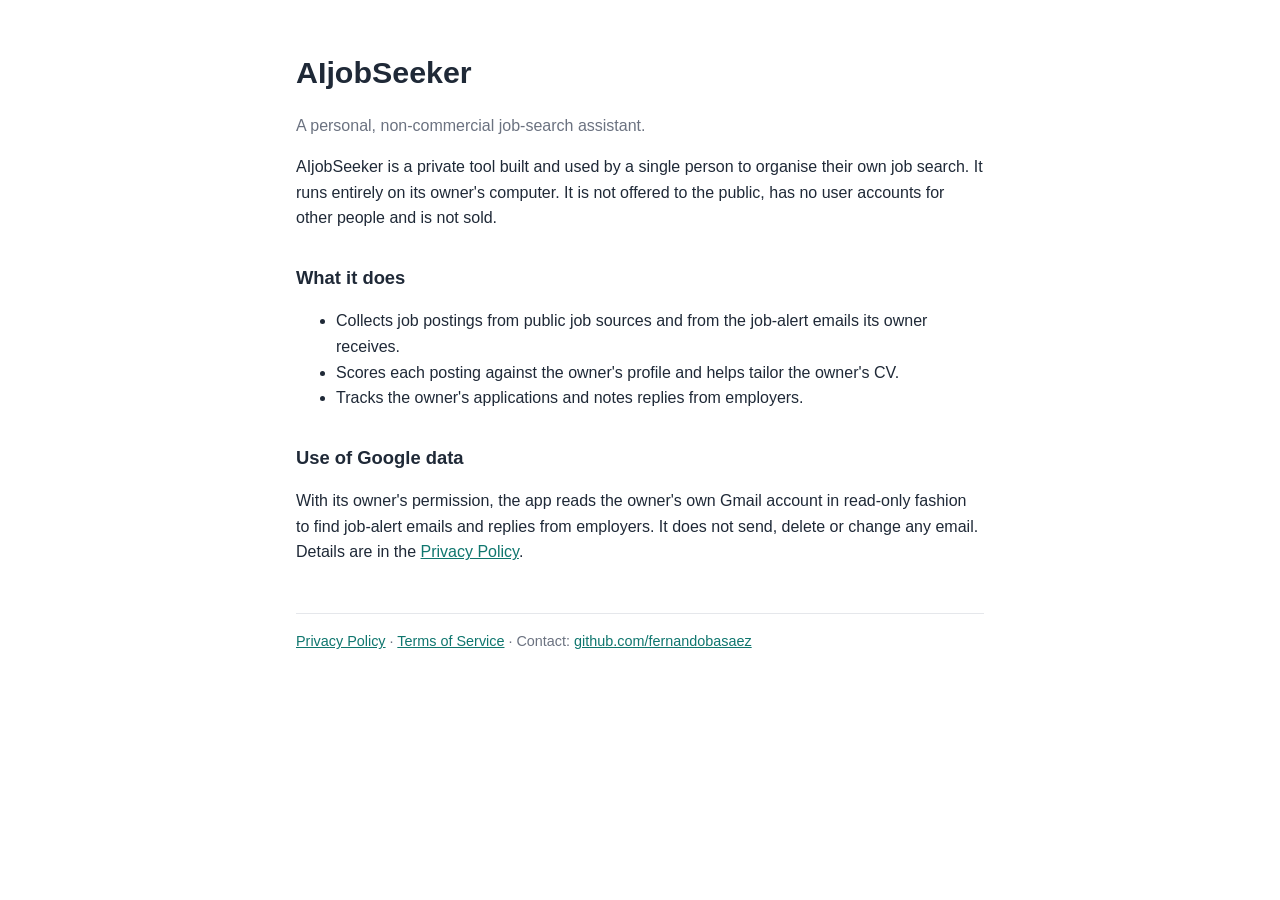
<file: index.html>
<!doctype html>
<html lang="en">
<head>
  <meta charset="utf-8">
  <meta name="viewport" content="width=device-width, initial-scale=1">
  <title>AIjobSeeker</title>
  <meta name="description" content="AIjobSeeker is a personal job-search assistant that runs on its owner's own computer.">
  <link rel="stylesheet" href="style.css">
</head>
<body>
<main>
  <h1>AIjobSeeker</h1>
  <p class="muted">A personal, non-commercial job-search assistant.</p>

  <p>AIjobSeeker is a private tool built and used by a single person to organise their own job search. It runs entirely on its owner's computer. It is not offered to the public, has no user accounts for other people and is not sold.</p>

  <h2>What it does</h2>
  <ul>
    <li>Collects job postings from public job sources and from the job-alert emails its owner receives.</li>
    <li>Scores each posting against the owner's profile and helps tailor the owner's CV.</li>
    <li>Tracks the owner's applications and notes replies from employers.</li>
  </ul>

  <h2>Use of Google data</h2>
  <p>With its owner's permission, the app reads the owner's own Gmail account in read-only fashion to find job-alert emails and replies from employers. It does not send, delete or change any email. Details are in the <a href="privacy.html">Privacy Policy</a>.</p>

  <footer>
    <a href="privacy.html">Privacy Policy</a> · <a href="terms.html">Terms of Service</a> · Contact: <a href="https://github.com/fernandobasaez">github.com/fernandobasaez</a>
  </footer>
</main>
</body>
</html>
</file>
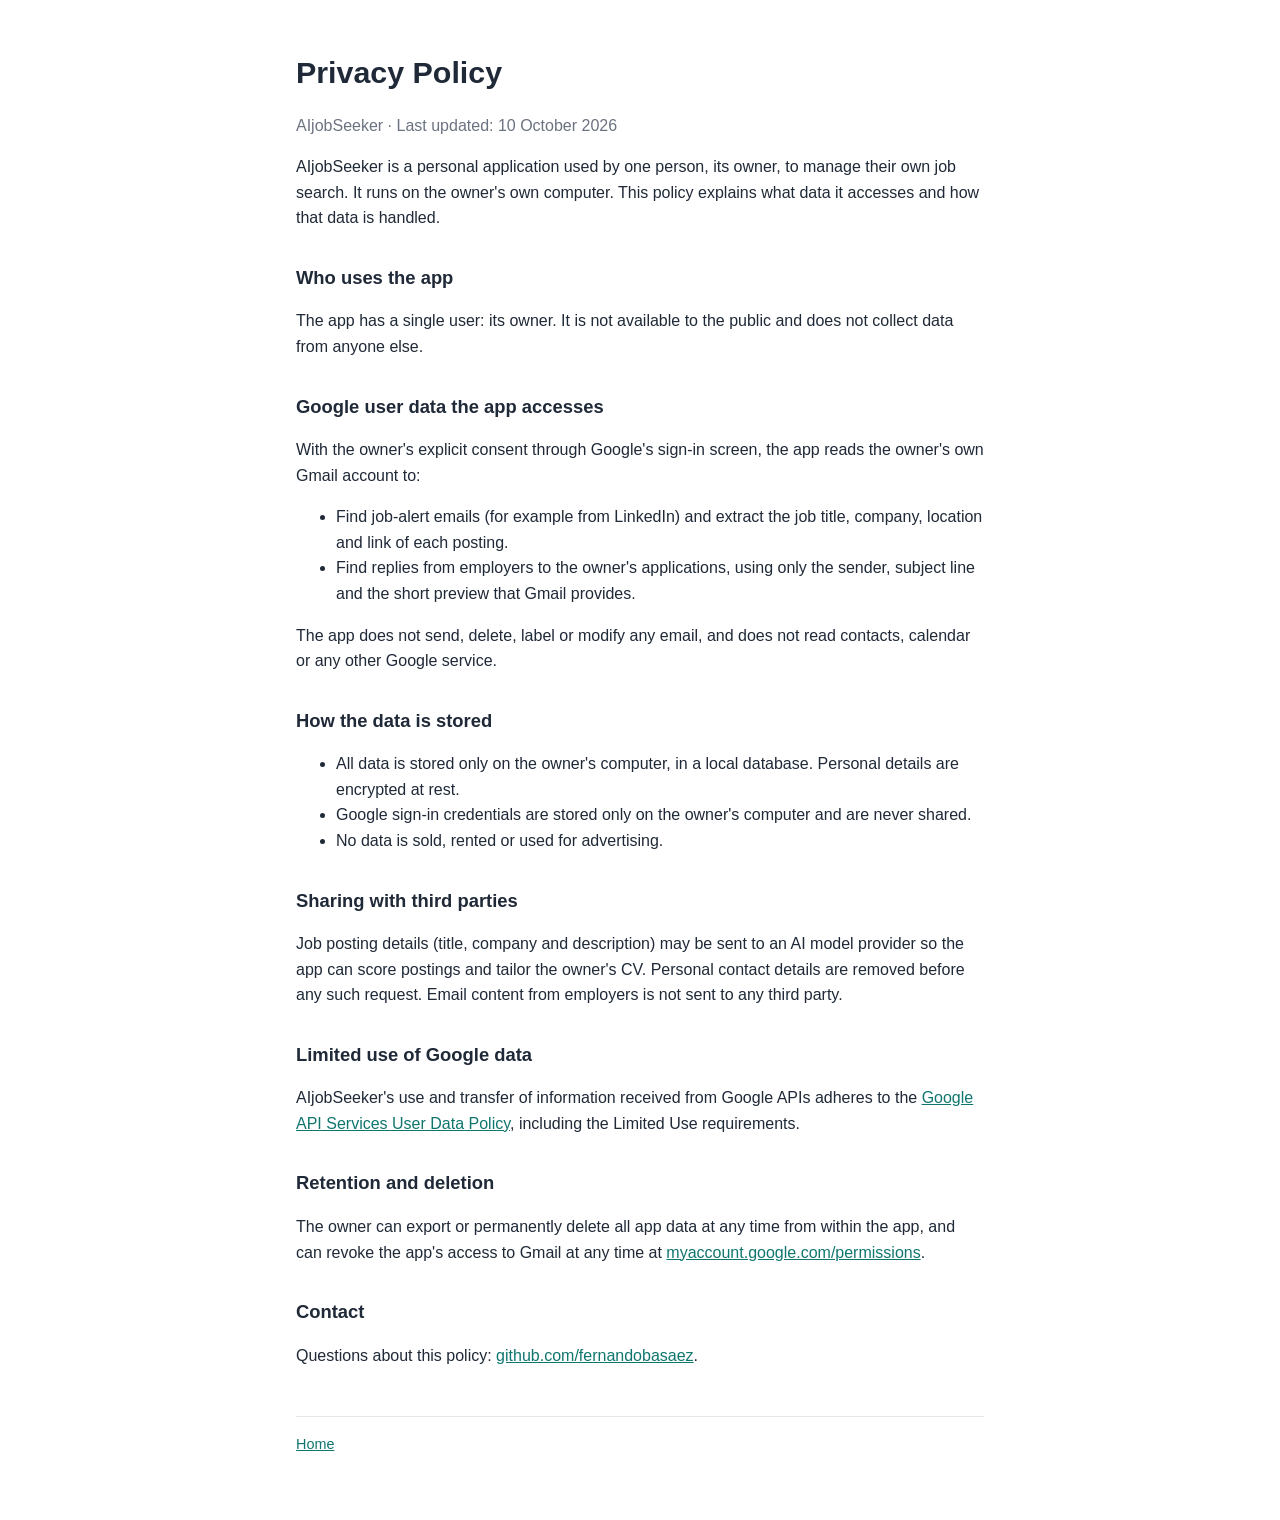
<file: privacy.html>
<!doctype html>
<html lang="en">
<head>
  <meta charset="utf-8">
  <meta name="viewport" content="width=device-width, initial-scale=1">
  <title>AIjobSeeker Privacy Policy</title>
  <meta name="description" content="How AIjobSeeker handles data, including Gmail data.">
  <link rel="stylesheet" href="style.css">
</head>
<body>
<main>
  <h1>Privacy Policy</h1>
  <p class="muted">AIjobSeeker · Last updated: 10 October 2026</p>

  <p>AIjobSeeker is a personal application used by one person, its owner, to manage their own job search. It runs on the owner's own computer. This policy explains what data it accesses and how that data is handled.</p>

  <h2>Who uses the app</h2>
  <p>The app has a single user: its owner. It is not available to the public and does not collect data from anyone else.</p>

  <h2>Google user data the app accesses</h2>
  <p>With the owner's explicit consent through Google's sign-in screen, the app reads the owner's own Gmail account to:</p>
  <ul>
    <li>Find job-alert emails (for example from LinkedIn) and extract the job title, company, location and link of each posting.</li>
    <li>Find replies from employers to the owner's applications, using only the sender, subject line and the short preview that Gmail provides.</li>
  </ul>
  <p>The app does not send, delete, label or modify any email, and does not read contacts, calendar or any other Google service.</p>

  <h2>How the data is stored</h2>
  <ul>
    <li>All data is stored only on the owner's computer, in a local database. Personal details are encrypted at rest.</li>
    <li>Google sign-in credentials are stored only on the owner's computer and are never shared.</li>
    <li>No data is sold, rented or used for advertising.</li>
  </ul>

  <h2>Sharing with third parties</h2>
  <p>Job posting details (title, company and description) may be sent to an AI model provider so the app can score postings and tailor the owner's CV. Personal contact details are removed before any such request. Email content from employers is not sent to any third party.</p>

  <h2>Limited use of Google data</h2>
  <p>AIjobSeeker's use and transfer of information received from Google APIs adheres to the <a href="https://developers.google.com/terms/api-services-user-data-policy">Google API Services User Data Policy</a>, including the Limited Use requirements.</p>

  <h2>Retention and deletion</h2>
  <p>The owner can export or permanently delete all app data at any time from within the app, and can revoke the app's access to Gmail at any time at <a href="https://myaccount.google.com/permissions">myaccount.google.com/permissions</a>.</p>

  <h2>Contact</h2>
  <p>Questions about this policy: <a href="https://github.com/fernandobasaez">github.com/fernandobasaez</a>.</p>

  <footer><a href="index.html">Home</a></footer>
</main>
</body>
</html>
</file>
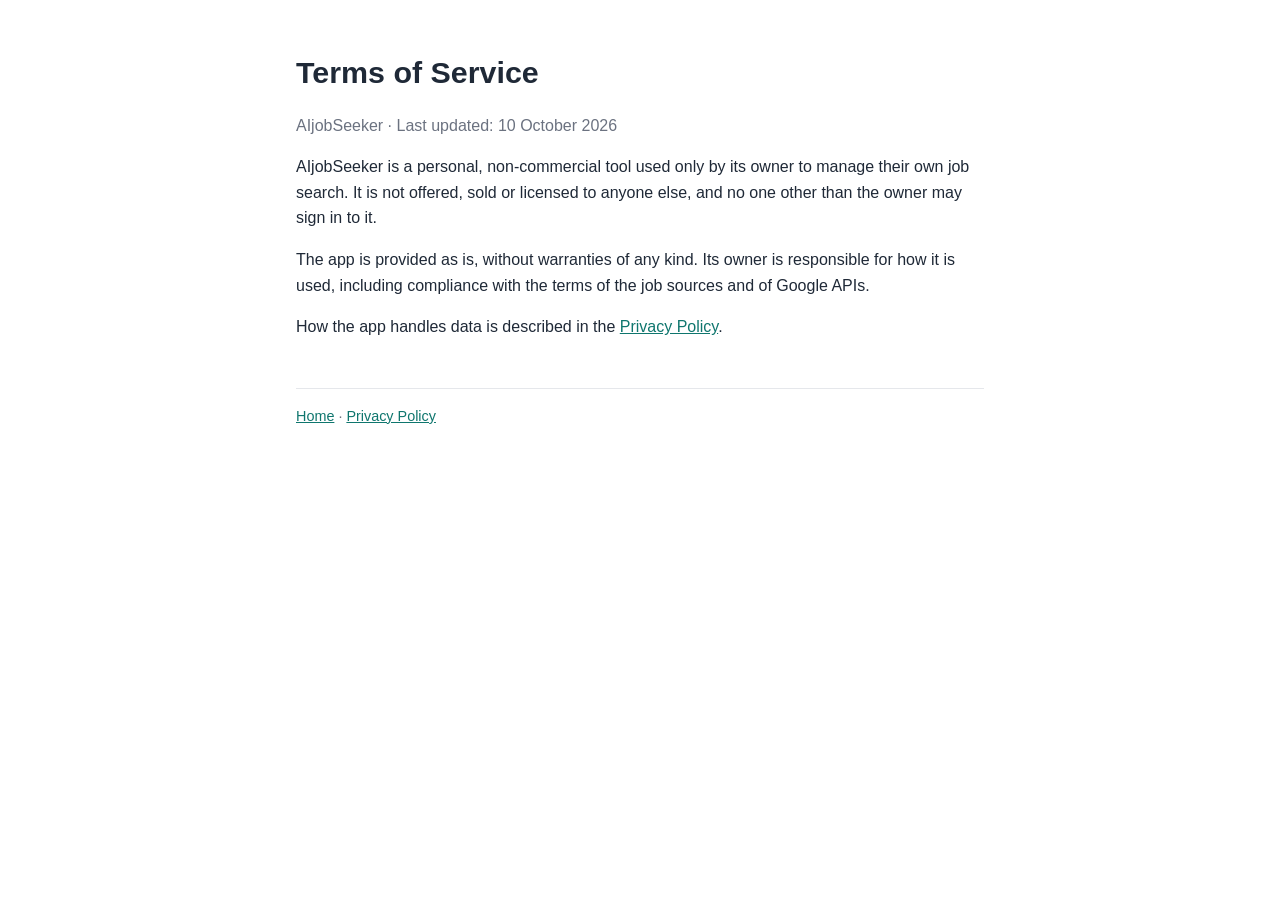
<file: terms.html>
<!doctype html>
<html lang="en">
<head>
  <meta charset="utf-8">
  <meta name="viewport" content="width=device-width, initial-scale=1">
  <title>AIjobSeeker Terms of Service</title>
  <link rel="stylesheet" href="style.css">
</head>
<body>
<main>
  <h1>Terms of Service</h1>
  <p class="muted">AIjobSeeker · Last updated: 10 October 2026</p>
  <p>AIjobSeeker is a personal, non-commercial tool used only by its owner to manage their own job search. It is not offered, sold or licensed to anyone else, and no one other than the owner may sign in to it.</p>
  <p>The app is provided as is, without warranties of any kind. Its owner is responsible for how it is used, including compliance with the terms of the job sources and of Google APIs.</p>
  <p>How the app handles data is described in the <a href="privacy.html">Privacy Policy</a>.</p>
  <footer><a href="index.html">Home</a> · <a href="privacy.html">Privacy Policy</a></footer>
</main>
</body>
</html>
</file>
<file: style.css>
:root { --bg: #ffffff; --fg: #1f2937; --muted: #6b7280; --accent: #0f766e; --line: #e5e7eb; }
@media (prefers-color-scheme: dark) { :root { --bg: #0b1220; --fg: #e5e7eb; --muted: #9ca3af; --accent: #2dd4bf; --line: #1f2937; } }
* { box-sizing: border-box; }
body { margin: 0; background: var(--bg); color: var(--fg); font: 16px/1.6 -apple-system, BlinkMacSystemFont, "Segoe UI", Inter, sans-serif; }
main { max-width: 720px; margin: 0 auto; padding: 48px 16px 64px; }
h1 { font-size: 1.9rem; margin: 0 0 4px; }
h2 { font-size: 1.15rem; margin: 32px 0 8px; }
p, li { color: var(--fg); }
.muted { color: var(--muted); }
a { color: var(--accent); }
footer { margin-top: 48px; padding-top: 16px; border-top: 1px solid var(--line); font-size: 0.9rem; color: var(--muted); }
</file>
